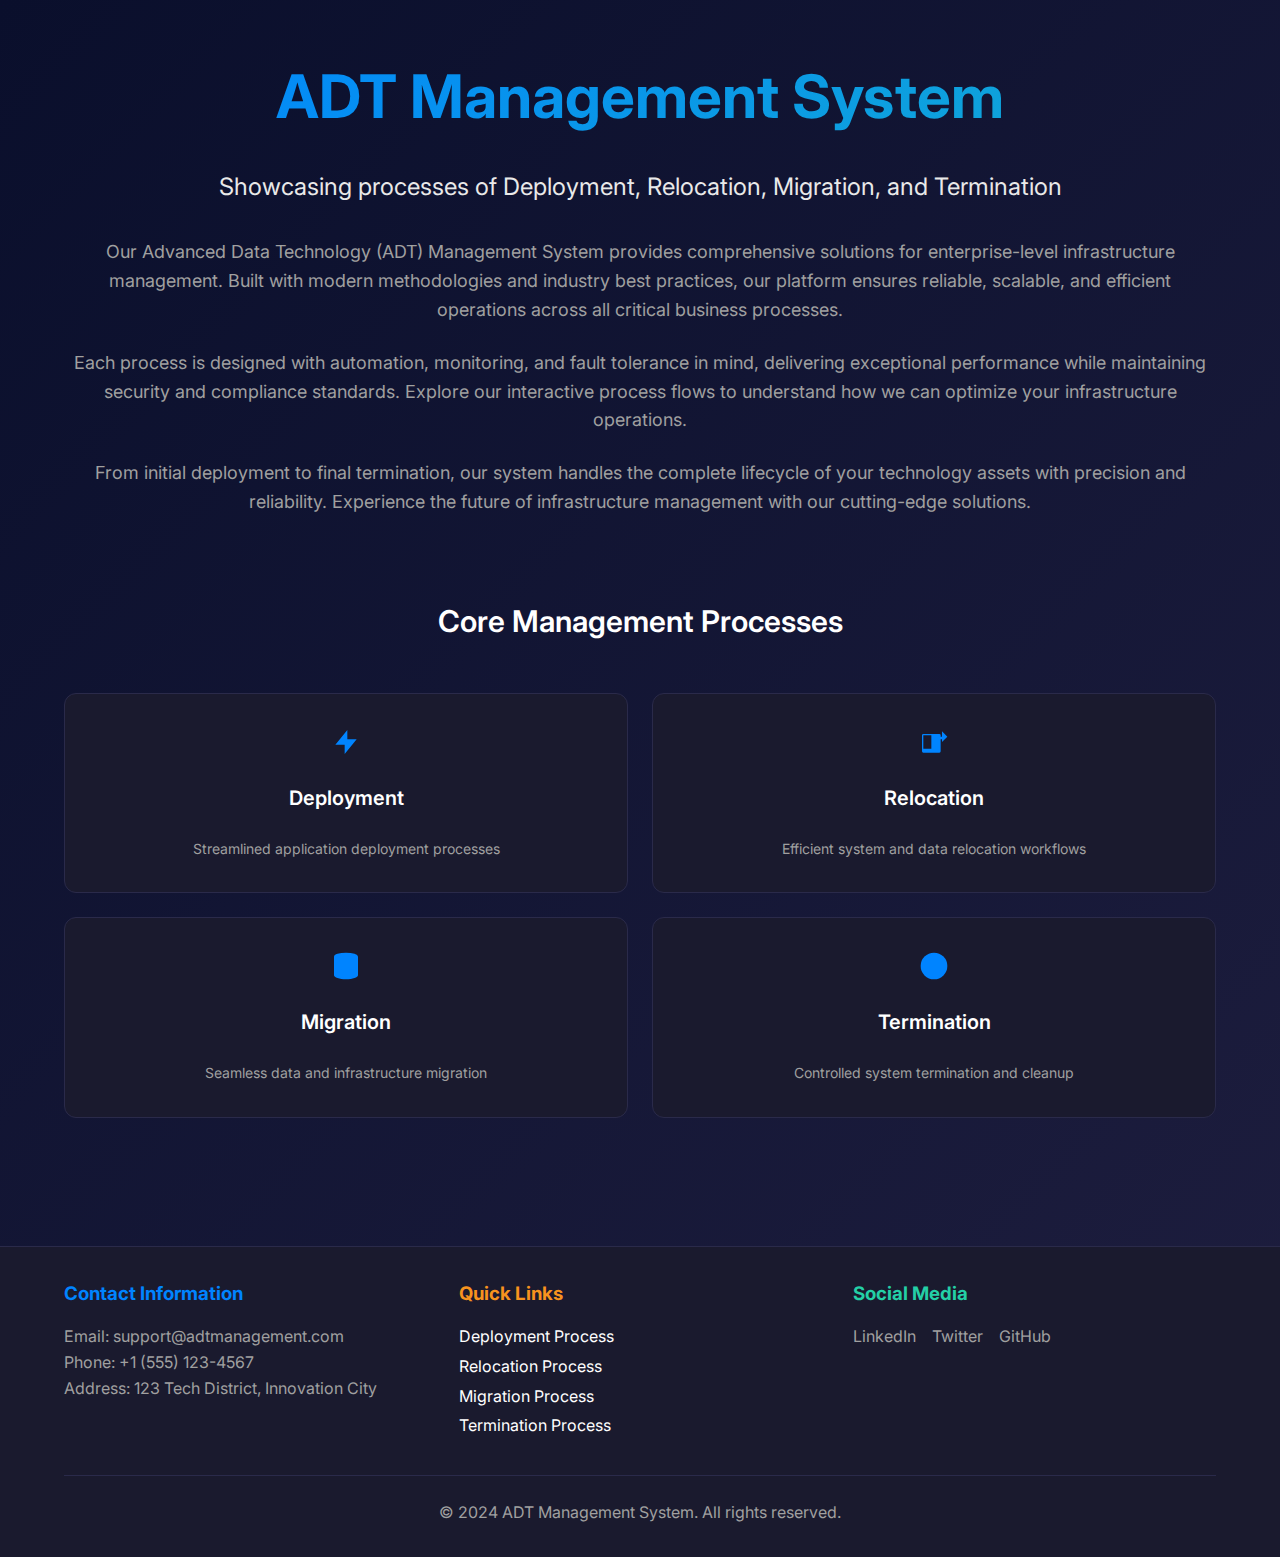
<file: index.html>
<!DOCTYPE html>
<html lang="en">

<head>
    <meta charset="UTF-8">
    <meta name="viewport" content="width=device-width, initial-scale=1.0">
    <title>ADT Management System - Professional Showcase</title>
    <meta name="description"
        content="Professional showcase of ADT Management System processes including Deployment, Relocation, Migration, and Termination with interactive flowcharts and animations.">

    <!-- Open Graph tags -->
    <meta property="og:title" content="ADT Management System - Professional Showcase">
    <meta property="og:description"
        content="Showcasing processes of Deployment, Relocation, Migration, and Termination with interactive flowcharts">
    <meta property="og:type" content="website">
    <meta property="og:image" content="/assets/og-image.jpg">

    <!-- Stylesheets -->
    <link rel="stylesheet" href="./styles/style.css">
    <link rel="preconnect" href="https://fonts.googleapis.com">
    <link rel="preconnect" href="https://fonts.gstatic.com" crossorigin>
    <link href="https://fonts.googleapis.com/css2?family=Inter:wght@400;500;600;700&display=swap" rel="stylesheet">
</head>

<body>
    <div class="min-h-screen">
        <!-- Hero Section -->
        <div class="container py-12">
            <div class="text-center animate-fade-in">
                <h1 class="text-5xl text-6xl font-bold mb-6 gradient-text">
                    ADT Management System
                </h1>
                <p class="text-xl text-2xl text-secondary mb-8 animate-slide-up">
                    Showcasing processes of Deployment, Relocation, Migration, and Termination
                </p>

                <div class="max-w-4xl mx-auto text-lg text-muted mb-8 animate-fade-in">
                    <p class="mb-6">
                        Our Advanced Data Technology (ADT) Management System provides comprehensive solutions
                        for enterprise-level infrastructure management. Built with modern methodologies and
                        industry best practices, our platform ensures reliable, scalable, and efficient
                        operations across all critical business processes.
                    </p>
                    <p class="mb-6">
                        Each process is designed with automation, monitoring, and fault tolerance in mind,
                        delivering exceptional performance while maintaining security and compliance standards.
                        Explore our interactive process flows to understand how we can optimize your
                        infrastructure operations.
                    </p>
                    <p>
                        From initial deployment to final termination, our system handles the complete lifecycle
                        of your technology assets with precision and reliability. Experience the future of
                        infrastructure management with our cutting-edge solutions.
                    </p>
                </div>
            </div>

            <!-- Process Cards Section -->
            <div class="mt-20">
                <h2 class="text-3xl font-semibold text-center mb-12 animate-slide-up">
                    Core Management Processes
                </h2>

                <div class="grid grid-cols-4 gap-6">
                    <a href="deployment.html" class="card process-card animate-sequential">
                        <div class="icon">
                            <!-- Deployment Icon (Lightning/Zap) -->
                            <svg width="32" height="32" fill="currentColor" viewBox="0 0 24 24">
                                <path d="M13 10V3L4 14h7v7l9-11h-7z" />
                            </svg>
                        </div>
                        <h3>Deployment</h3>
                        <p class="text-sm text-muted">
                            Streamlined application deployment processes
                        </p>
                    </a>

                    <a href="relocation.html" class="card process-card animate-sequential">
                        <div class="icon">
                            <!-- Relocation Icon (ArrowRightLeft) -->
                            <svg width="32" height="32" fill="currentColor" viewBox="0 0 24 24">
                                <path
                                    d="M17 12v7a1 1 0 0 1-1 1H4a1 1 0 0 1-1-1V7a1 1 0 0 1 1-1h12a1 1 0 0 1 1 1v5zm-7-5H4v10h6V7zm8-3l4 4-4 4v-2H11V8h7V6z" />
                            </svg>
                        </div>
                        <h3>Relocation</h3>
                        <p class="text-sm text-muted">
                            Efficient system and data relocation workflows
                        </p>
                    </a>

                    <a href="migration.html" class="card process-card animate-sequential">
                        <div class="icon">
                            <!-- Migration Icon (Database) -->
                            <svg width="32" height="32" fill="currentColor" viewBox="0 0 24 24">
                                <ellipse cx="12" cy="5" rx="9" ry="3" />
                                <path d="M3 5v14c0 1.66 4.03 3 9 3s9-1.34 9-3V5" />
                                <path d="M3 12c0 1.66 4.03 3 9 3s9-1.34 9-3" />
                            </svg>
                        </div>
                        <h3>Migration</h3>
                        <p class="text-sm text-muted">
                            Seamless data and infrastructure migration
                        </p>
                    </a>

                    <a href="termination.html" class="card process-card animate-sequential">
                        <div class="icon">
                            <!-- Termination Icon (XCircle) -->
                            <svg width="32" height="32" fill="currentColor" viewBox="0 0 24 24">
                                <circle cx="12" cy="12" r="10" />
                                <path d="M15 9l-6 6M9 9l6 6" />
                            </svg>
                        </div>
                        <h3>Termination</h3>
                        <p class="text-sm text-muted">
                            Controlled system termination and cleanup
                        </p>
                    </a>
                </div>
            </div>
        </div>
    </div>

    <!-- Footer -->
    <footer class="footer">
        <div class="container">
            <div class="footer-grid">
                <div class="footer-section">
                    <h3 class="text-electric-blue">Contact Information</h3>
                    <div class="text-muted">
                        <p>Email: support@adtmanagement.com</p>
                        <p>Phone: +1 (555) 123-4567</p>
                        <p>Address: 123 Tech District, Innovation City</p>
                    </div>
                </div>
                <div class="footer-section">
                    <h3 class="text-storm-orange">Quick Links</h3>
                    <a href="deployment.html">Deployment Process</a>
                    <a href="relocation.html">Relocation Process</a>
                    <a href="migration.html">Migration Process</a>
                    <a href="termination.html">Termination Process</a>
                </div>
                <div class="footer-section">
                    <h3 class="text-storm-green">Social Media</h3>
                    <div class="social-links">
                        <a href="#" class="text-muted">LinkedIn</a>
                        <a href="#" class="text-muted">Twitter</a>
                        <a href="#" class="text-muted">GitHub</a>
                    </div>
                </div>
            </div>
            <div class="footer-bottom">
                <p>&copy; 2024 ADT Management System. All rights reserved.</p>
            </div>
        </div>
    </footer>
</body>

</html>
</file>
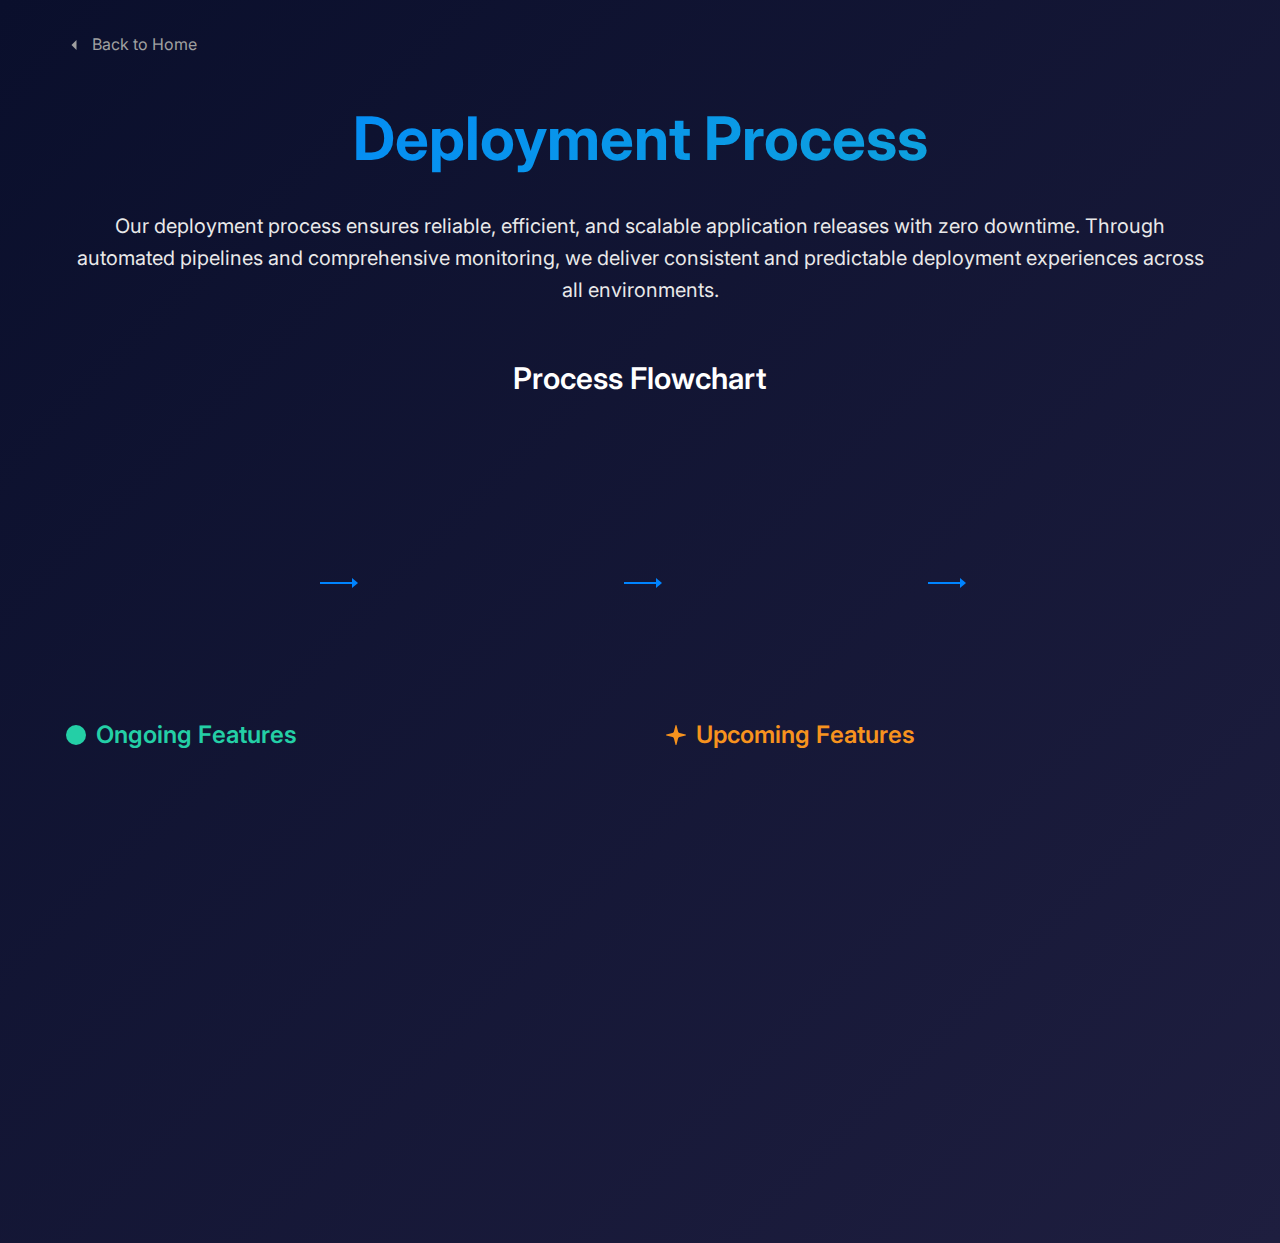
<file: deployment.html>
<!DOCTYPE html>
<html lang="en">

<head>
    <meta charset="UTF-8">
    <meta name="viewport" content="width=device-width, initial-scale=1.0">
    <title>Deployment Process - ADT Management System</title>
    <meta name="description"
        content="Learn about our comprehensive deployment process with zero-downtime strategies, automated health checks, and rollback mechanisms.">

    <!-- Open Graph tags -->
    <meta property="og:title" content="Deployment Process - ADT Management System">
    <meta property="og:description"
        content="Zero-downtime deployment with automated health checks and rollback capabilities">
    <meta property="og:type" content="website">

    <!-- Stylesheets -->
    <link rel="stylesheet" href="./styles/style.css">
    <link rel="preconnect" href="https://fonts.googleapis.com">
    <link rel="preconnect" href="https://fonts.gstatic.com" crossorigin>
    <link href="https://fonts.googleapis.com/css2?family=Inter:wght@400;500;600;700&display=swap" rel="stylesheet">
</head>

<body>
    <div class="min-h-screen">
        <!-- Header -->
        <div class="container py-8">
            <a href="index.html" class="back-link">
                <!-- ChevronLeft Icon -->
                <svg class="icon" width="20" height="20" fill="currentColor" viewBox="0 0 24 24">
                    <path d="M15 18l-6-6 6-6" />
                </svg>
                Back to Home
            </a>

            <div class="text-center animate-fade-in mb-12">
                <h1 class="text-4xl text-6xl font-bold mb-6 gradient-text">
                    Deployment Process
                </h1>
                <p class="text-lg text-xl text-secondary max-w-3xl mx-auto">
                    Our deployment process ensures reliable, efficient, and scalable application releases with zero
                    downtime. Through automated pipelines and comprehensive monitoring, we deliver consistent and
                    predictable deployment experiences across all environments.
                </p>
            </div>

            <!-- Flowchart Section -->
            <div class="mb-16">
                <h2 class="text-3xl font-semibold text-center mb-12 animate-slide-up">
                    Process Flowchart
                </h2>

                <div class="max-w-6xl mx-auto">
                    <!-- Desktop Horizontal Flowchart -->
                    <div class="flowchart">
                        <div class="flowchart-step">
                            <div class="step-number">1</div>
                            <h3 class="text-lg font-semibold mb-2">Preparation</h3>
                            <p class="text-sm text-muted">
                                Environment validation, dependency checks, and resource allocation
                            </p>
                        </div>

                        <div class="flowchart-arrow"></div>

                        <div class="flowchart-step">
                            <div class="step-number">2</div>
                            <h3 class="text-lg font-semibold mb-2">Build</h3>
                            <p class="text-sm text-muted">
                                Application compilation, testing, and artifact generation
                            </p>
                        </div>

                        <div class="flowchart-arrow"></div>

                        <div class="flowchart-step">
                            <div class="step-number">3</div>
                            <h3 class="text-lg font-semibold mb-2">Deploy</h3>
                            <p class="text-sm text-muted">
                                Application deployment to target environment with health checks
                            </p>
                        </div>

                        <div class="flowchart-arrow"></div>

                        <div class="flowchart-step">
                            <div class="step-number">4</div>
                            <h3 class="text-lg font-semibold mb-2">Verify</h3>
                            <p class="text-sm text-muted">
                                Post-deployment validation and performance monitoring
                            </p>
                        </div>
                    </div>

                    <!-- Mobile Vertical Flowchart -->
                    <div class="flowchart-mobile">
                        <div class="flowchart-step">
                            <div class="step-number">1</div>
                            <div class="step-content">
                                <h3 class="text-lg font-semibold mb-2">Preparation</h3>
                                <p class="text-sm text-muted">
                                    Environment validation, dependency checks, and resource allocation
                                </p>
                            </div>
                        </div>

                        <div class="vertical-arrow"></div>

                        <div class="flowchart-step">
                            <div class="step-number">2</div>
                            <div class="step-content">
                                <h3 class="text-lg font-semibold mb-2">Build</h3>
                                <p class="text-sm text-muted">
                                    Application compilation, testing, and artifact generation
                                </p>
                            </div>
                        </div>

                        <div class="vertical-arrow"></div>

                        <div class="flowchart-step">
                            <div class="step-number">3</div>
                            <div class="step-content">
                                <h3 class="text-lg font-semibold mb-2">Deploy</h3>
                                <p class="text-sm text-muted">
                                    Application deployment to target environment with health checks
                                </p>
                            </div>
                        </div>

                        <div class="vertical-arrow"></div>

                        <div class="flowchart-step">
                            <div class="step-number">4</div>
                            <div class="step-content">
                                <h3 class="text-lg font-semibold mb-2">Verify</h3>
                                <p class="text-sm text-muted">
                                    Post-deployment validation and performance monitoring
                                </p>
                            </div>
                        </div>
                    </div>
                </div>
            </div>

            <!-- Features Sections -->
            <div class="features-grid">
                <!-- Ongoing Features -->
                <div class="feature-section animate-fade-in">
                    <h2 class="text-2xl font-semibold text-storm-green">
                        <!-- Clock Icon -->
                        <svg class="icon" width="24" height="24" fill="currentColor" viewBox="0 0 24 24">
                            <circle cx="12" cy="12" r="10" />
                            <polyline points="12,6 12,12 16,14" />
                        </svg>
                        Ongoing Features
                    </h2>

                    <div class="feature-item ongoing">
                        <div class="icon">
                            <!-- Star Icon -->
                            <svg width="20" height="20" fill="currentColor" viewBox="0 0 24 24">
                                <polygon
                                    points="12,2 15.09,8.26 22,9.27 17,14.14 18.18,21.02 12,17.77 5.82,21.02 7,14.14 2,9.27 8.91,8.26" />
                            </svg>
                        </div>
                        <div class="feature-content">
                            <h3>Zero-Downtime Deployment</h3>
                            <p class="text-sm text-muted">
                                Blue-green deployment strategy ensuring continuous service availability
                            </p>
                        </div>
                    </div>

                    <div class="feature-item ongoing">
                        <div class="icon">
                            <svg width="20" height="20" fill="currentColor" viewBox="0 0 24 24">
                                <polygon
                                    points="12,2 15.09,8.26 22,9.27 17,14.14 18.18,21.02 12,17.77 5.82,21.02 7,14.14 2,9.27 8.91,8.26" />
                            </svg>
                        </div>
                        <div class="feature-content">
                            <h3>Automated Health Checks</h3>
                            <p class="text-sm text-muted">
                                Comprehensive health monitoring during and after deployment
                            </p>
                        </div>
                    </div>

                    <div class="feature-item ongoing">
                        <div class="icon">
                            <svg width="20" height="20" fill="currentColor" viewBox="0 0 24 24">
                                <polygon
                                    points="12,2 15.09,8.26 22,9.27 17,14.14 18.18,21.02 12,17.77 5.82,21.02 7,14.14 2,9.27 8.91,8.26" />
                            </svg>
                        </div>
                        <div class="feature-content">
                            <h3>Rollback Mechanisms</h3>
                            <p class="text-sm text-muted">
                                Instant rollback capabilities in case of deployment issues
                            </p>
                        </div>
                    </div>

                    <div class="feature-item ongoing">
                        <div class="icon">
                            <svg width="20" height="20" fill="currentColor" viewBox="0 0 24 24">
                                <polygon
                                    points="12,2 15.09,8.26 22,9.27 17,14.14 18.18,21.02 12,17.77 5.82,21.02 7,14.14 2,9.27 8.91,8.26" />
                            </svg>
                        </div>
                        <div class="feature-content">
                            <h3>Multi-Region Support</h3>
                            <p class="text-sm text-muted">
                                Simultaneous deployment across multiple geographic regions
                            </p>
                        </div>
                    </div>
                </div>

                <!-- Upcoming Features -->
                <div class="feature-section animate-fade-in">
                    <h2 class="text-2xl font-semibold text-storm-orange">
                        <!-- Sparkles Icon -->
                        <svg class="icon" width="24" height="24" fill="currentColor" viewBox="0 0 24 24">
                            <path
                                d="M9.937 15.5A2 2 0 0 0 8.5 14.063l-6.135-1.582a.5.5 0 0 1 0-.962L8.5 9.936A2 2 0 0 0 9.937 8.5l1.582-6.135a.5.5 0 0 1 .962 0L14.063 8.5A2 2 0 0 0 15.5 9.937l6.135 1.582a.5.5 0 0 1 0 .962L15.5 14.063a2 2 0 0 0-1.437 1.437l-1.582 6.135a.5.5 0 0 1-.962 0L9.937 15.5z" />
                        </svg>
                        Upcoming Features
                    </h2>

                    <div class="feature-item upcoming">
                        <div class="icon">
                            <!-- Sparkles Icon -->
                            <svg width="20" height="20" fill="currentColor" viewBox="0 0 24 24">
                                <path
                                    d="M9.937 15.5A2 2 0 0 0 8.5 14.063l-6.135-1.582a.5.5 0 0 1 0-.962L8.5 9.936A2 2 0 0 0 9.937 8.5l1.582-6.135a.5.5 0 0 1 .962 0L14.063 8.5A2 2 0 0 0 15.5 9.937l6.135 1.582a.5.5 0 0 1 0 .962L15.5 14.063a2 2 0 0 0-1.437 1.437l-1.582 6.135a.5.5 0 0 1-.962 0L9.937 15.5z" />
                            </svg>
                        </div>
                        <div class="feature-content">
                            <h3>AI-Powered Optimization</h3>
                            <p class="text-sm text-muted">
                                Machine learning algorithms to predict optimal deployment windows
                            </p>
                        </div>
                    </div>

                    <div class="feature-item upcoming">
                        <div class="icon">
                            <svg width="20" height="20" fill="currentColor" viewBox="0 0 24 24">
                                <path
                                    d="M9.937 15.5A2 2 0 0 0 8.5 14.063l-6.135-1.582a.5.5 0 0 1 0-.962L8.5 9.936A2 2 0 0 0 9.937 8.5l1.582-6.135a.5.5 0 0 1 .962 0L14.063 8.5A2 2 0 0 0 15.5 9.937l6.135 1.582a.5.5 0 0 1 0 .962L15.5 14.063a2 2 0 0 0-1.437 1.437l-1.582 6.135a.5.5 0 0 1-.962 0L9.937 15.5z" />
                            </svg>
                        </div>
                        <div class="feature-content">
                            <h3>Container Orchestration</h3>
                            <p class="text-sm text-muted">
                                Advanced Kubernetes integration with auto-scaling capabilities
                            </p>
                        </div>
                    </div>

                    <div class="feature-item upcoming">
                        <div class="icon">
                            <svg width="20" height="20" fill="currentColor" viewBox="0 0 24 24">
                                <path
                                    d="M9.937 15.5A2 2 0 0 0 8.5 14.063l-6.135-1.582a.5.5 0 0 1 0-.962L8.5 9.936A2 2 0 0 0 9.937 8.5l1.582-6.135a.5.5 0 0 1 .962 0L14.063 8.5A2 2 0 0 0 15.5 9.937l6.135 1.582a.5.5 0 0 1 0 .962L15.5 14.063a2 2 0 0 0-1.437 1.437l-1.582 6.135a.5.5 0 0 1-.962 0L9.937 15.5z" />
                            </svg>
                        </div>
                        <div class="feature-content">
                            <h3>Performance Predictions</h3>
                            <p class="text-sm text-muted">
                                Pre-deployment performance impact analysis and recommendations
                            </p>
                        </div>
                    </div>
                </div>
            </div>
        </div>
    </div>
</body>

</html>
</file>
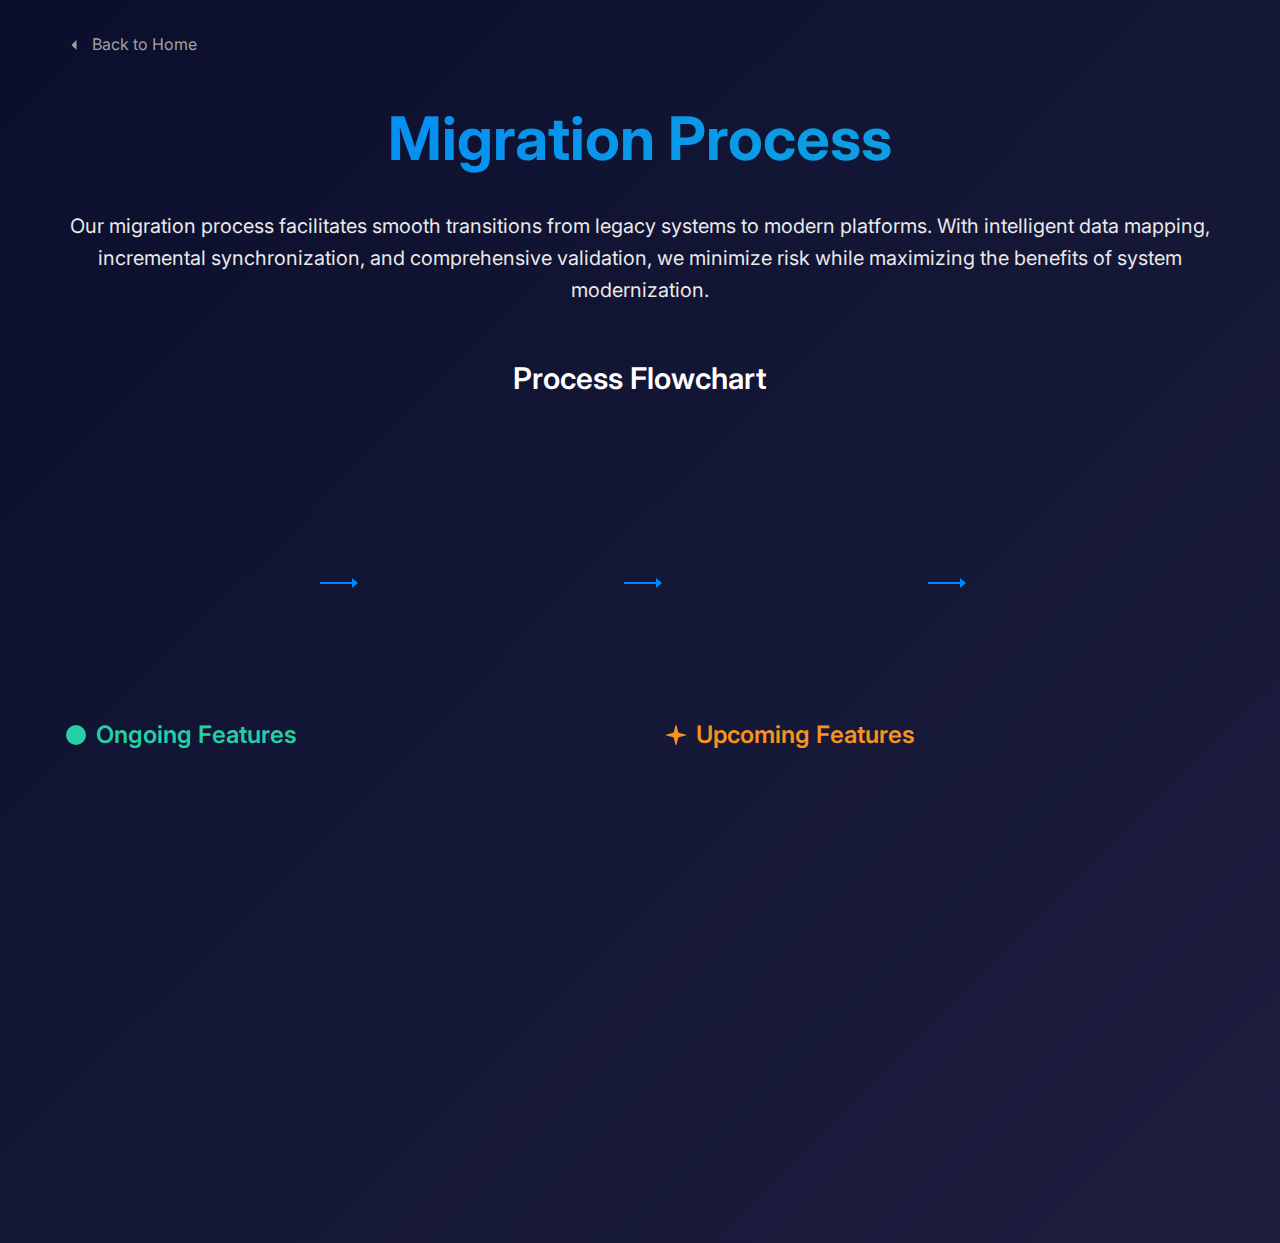
<file: migration.html>
<!DOCTYPE html>
<html lang="en">

<head>
    <meta charset="UTF-8">
    <meta name="viewport" content="width=device-width, initial-scale=1.0">
    <title>Migration Process - ADT Management System</title>
    <meta name="description"
        content="Learn about our comprehensive migration process with intelligent data mapping, incremental synchronization, and legacy system integration.">

    <!-- Open Graph tags -->
    <meta property="og:title" content="Migration Process - ADT Management System">
    <meta property="og:description"
        content="Smooth transitions from legacy systems with intelligent data mapping and validation">
    <meta property="og:type" content="website">

    <!-- Stylesheets -->
    <link rel="stylesheet" href="./styles/style.css">
    <link rel="preconnect" href="https://fonts.googleapis.com">
    <link rel="preconnect" href="https://fonts.gstatic.com" crossorigin>
    <link href="https://fonts.googleapis.com/css2?family=Inter:wght@400;500;600;700&display=swap" rel="stylesheet">
</head>

<body>
    <div class="min-h-screen">
        <!-- Header -->
        <div class="container py-8">
            <a href="index.html" class="back-link">
                <!-- ChevronLeft Icon -->
                <svg class="icon" width="20" height="20" fill="currentColor" viewBox="0 0 24 24">
                    <path d="M15 18l-6-6 6-6" />
                </svg>
                Back to Home
            </a>

            <div class="text-center animate-fade-in mb-12">
                <h1 class="text-4xl text-6xl font-bold mb-6 gradient-text">
                    Migration Process
                </h1>
                <p class="text-lg text-xl text-secondary max-w-3xl mx-auto">
                    Our migration process facilitates smooth transitions from legacy systems to modern platforms. With
                    intelligent data mapping, incremental synchronization, and comprehensive validation, we minimize
                    risk while maximizing the benefits of system modernization.
                </p>
            </div>

            <!-- Flowchart Section -->
            <div class="mb-16">
                <h2 class="text-3xl font-semibold text-center mb-12 animate-slide-up">
                    Process Flowchart
                </h2>

                <div class="max-w-6xl mx-auto">
                    <!-- Desktop Horizontal Flowchart -->
                    <div class="flowchart">
                        <div class="flowchart-step">
                            <div class="step-number">1</div>
                            <h3 class="text-lg font-semibold mb-2">Analysis</h3>
                            <p class="text-sm text-muted">
                                Legacy system analysis, data mapping, and migration strategy development
                            </p>
                        </div>

                        <div class="flowchart-arrow"></div>

                        <div class="flowchart-step">
                            <div class="step-number">2</div>
                            <h3 class="text-lg font-semibold mb-2">Transform</h3>
                            <p class="text-sm text-muted">
                                Data transformation, schema conversion, and compatibility adaptation
                            </p>
                        </div>

                        <div class="flowchart-arrow"></div>

                        <div class="flowchart-step">
                            <div class="step-number">3</div>
                            <h3 class="text-lg font-semibold mb-2">Migrate</h3>
                            <p class="text-sm text-muted">
                                Incremental data migration with real-time synchronization
                            </p>
                        </div>

                        <div class="flowchart-arrow"></div>

                        <div class="flowchart-step">
                            <div class="step-number">4</div>
                            <h3 class="text-lg font-semibold mb-2">Optimize</h3>
                            <p class="text-sm text-muted">
                                Performance optimization, validation, and legacy system decommission
                            </p>
                        </div>
                    </div>

                    <!-- Mobile Vertical Flowchart -->
                    <div class="flowchart-mobile">
                        <div class="flowchart-step">
                            <div class="step-number">1</div>
                            <div class="step-content">
                                <h3 class="text-lg font-semibold mb-2">Analysis</h3>
                                <p class="text-sm text-muted">
                                    Legacy system analysis, data mapping, and migration strategy development
                                </p>
                            </div>
                        </div>

                        <div class="vertical-arrow"></div>

                        <div class="flowchart-step">
                            <div class="step-number">2</div>
                            <div class="step-content">
                                <h3 class="text-lg font-semibold mb-2">Transform</h3>
                                <p class="text-sm text-muted">
                                    Data transformation, schema conversion, and compatibility adaptation
                                </p>
                            </div>
                        </div>

                        <div class="vertical-arrow"></div>

                        <div class="flowchart-step">
                            <div class="step-number">3</div>
                            <div class="step-content">
                                <h3 class="text-lg font-semibold mb-2">Migrate</h3>
                                <p class="text-sm text-muted">
                                    Incremental data migration with real-time synchronization
                                </p>
                            </div>
                        </div>

                        <div class="vertical-arrow"></div>

                        <div class="flowchart-step">
                            <div class="step-number">4</div>
                            <div class="step-content">
                                <h3 class="text-lg font-semibold mb-2">Optimize</h3>
                                <p class="text-sm text-muted">
                                    Performance optimization, validation, and legacy system decommission
                                </p>
                            </div>
                        </div>
                    </div>
                </div>
            </div>

            <!-- Features Sections -->
            <div class="features-grid">
                <!-- Ongoing Features -->
                <div class="feature-section animate-fade-in">
                    <h2 class="text-2xl font-semibold text-storm-green">
                        <!-- Clock Icon -->
                        <svg class="icon" width="24" height="24" fill="currentColor" viewBox="0 0 24 24">
                            <circle cx="12" cy="12" r="10" />
                            <polyline points="12,6 12,12 16,14" />
                        </svg>
                        Ongoing Features
                    </h2>

                    <div class="feature-item ongoing">
                        <div class="icon">
                            <!-- Star Icon -->
                            <svg width="20" height="20" fill="currentColor" viewBox="0 0 24 24">
                                <polygon
                                    points="12,2 15.09,8.26 22,9.27 17,14.14 18.18,21.02 12,17.77 5.82,21.02 7,14.14 2,9.27 8.91,8.26" />
                            </svg>
                        </div>
                        <div class="feature-content">
                            <h3>Schema Evolution</h3>
                            <p class="text-sm text-muted">
                                Intelligent database schema migration with automatic optimization
                            </p>
                        </div>
                    </div>

                    <div class="feature-item ongoing">
                        <div class="icon">
                            <svg width="20" height="20" fill="currentColor" viewBox="0 0 24 24">
                                <polygon
                                    points="12,2 15.09,8.26 22,9.27 17,14.14 18.18,21.02 12,17.77 5.82,21.02 7,14.14 2,9.27 8.91,8.26" />
                            </svg>
                        </div>
                        <div class="feature-content">
                            <h3>Incremental Sync</h3>
                            <p class="text-sm text-muted">
                                Real-time data synchronization during migration phases
                            </p>
                        </div>
                    </div>

                    <div class="feature-item ongoing">
                        <div class="icon">
                            <svg width="20" height="20" fill="currentColor" viewBox="0 0 24 24">
                                <polygon
                                    points="12,2 15.09,8.26 22,9.27 17,14.14 18.18,21.02 12,17.77 5.82,21.02 7,14.14 2,9.27 8.91,8.26" />
                            </svg>
                        </div>
                        <div class="feature-content">
                            <h3>Data Validation</h3>
                            <p class="text-sm text-muted">
                                Comprehensive data integrity checks and validation reporting
                            </p>
                        </div>
                    </div>

                    <div class="feature-item ongoing">
                        <div class="icon">
                            <svg width="20" height="20" fill="currentColor" viewBox="0 0 24 24">
                                <polygon
                                    points="12,2 15.09,8.26 22,9.27 17,14.14 18.18,21.02 12,17.77 5.82,21.02 7,14.14 2,9.27 8.91,8.26" />
                            </svg>
                        </div>
                        <div class="feature-content">
                            <h3>Legacy Integration</h3>
                            <p class="text-sm text-muted">
                                Seamless integration with legacy systems during transition
                            </p>
                        </div>
                    </div>
                </div>

                <!-- Upcoming Features -->
                <div class="feature-section animate-fade-in">
                    <h2 class="text-2xl font-semibold text-storm-orange">
                        <!-- Sparkles Icon -->
                        <svg class="icon" width="24" height="24" fill="currentColor" viewBox="0 0 24 24">
                            <path
                                d="M9.937 15.5A2 2 0 0 0 8.5 14.063l-6.135-1.582a.5.5 0 0 1 0-.962L8.5 9.936A2 2 0 0 0 9.937 8.5l1.582-6.135a.5.5 0 0 1 .962 0L14.063 8.5A2 2 0 0 0 15.5 9.937l6.135 1.582a.5.5 0 0 1 0 .962L15.5 14.063a2 2 0 0 0-1.437 1.437l-1.582 6.135a.5.5 0 0 1-.962 0L9.937 15.5z" />
                        </svg>
                        Upcoming Features
                    </h2>

                    <div class="feature-item upcoming">
                        <div class="icon">
                            <!-- Sparkles Icon -->
                            <svg width="20" height="20" fill="currentColor" viewBox="0 0 24 24">
                                <path
                                    d="M9.937 15.5A2 2 0 0 0 8.5 14.063l-6.135-1.582a.5.5 0 0 1 0-.962L8.5 9.936A2 2 0 0 0 9.937 8.5l1.582-6.135a.5.5 0 0 1 .962 0L14.063 8.5A2 2 0 0 0 15.5 9.937l6.135 1.582a.5.5 0 0 1 0 .962L15.5 14.063a2 2 0 0 0-1.437 1.437l-1.582 6.135a.5.5 0 0 1-.962 0L9.937 15.5z" />
                            </svg>
                        </div>
                        <div class="feature-content">
                            <h3>AI Data Mapping</h3>
                            <p class="text-sm text-muted">
                                Machine learning-powered automatic data mapping and transformation
                            </p>
                        </div>
                    </div>

                    <div class="feature-item upcoming">
                        <div class="icon">
                            <svg width="20" height="20" fill="currentColor" viewBox="0 0 24 24">
                                <path
                                    d="M9.937 15.5A2 2 0 0 0 8.5 14.063l-6.135-1.582a.5.5 0 0 1 0-.962L8.5 9.936A2 2 0 0 0 9.937 8.5l1.582-6.135a.5.5 0 0 1 .962 0L14.063 8.5A2 2 0 0 0 15.5 9.937l6.135 1.582a.5.5 0 0 1 0 .962L15.5 14.063a2 2 0 0 0-1.437 1.437l-1.582 6.135a.5.5 0 0 1-.962 0L9.937 15.5z" />
                            </svg>
                        </div>
                        <div class="feature-content">
                            <h3>Version Control</h3>
                            <p class="text-sm text-muted">
                                Advanced version control for migration scripts and configurations
                            </p>
                        </div>
                    </div>

                    <div class="feature-item upcoming">
                        <div class="icon">
                            <svg width="20" height="20" fill="currentColor" viewBox="0 0 24 24">
                                <path
                                    d="M9.937 15.5A2 2 0 0 0 8.5 14.063l-6.135-1.582a.5.5 0 0 1 0-.962L8.5 9.936A2 2 0 0 0 9.937 8.5l1.582-6.135a.5.5 0 0 1 .962 0L14.063 8.5A2 2 0 0 0 15.5 9.937l6.135 1.582a.5.5 0 0 1 0 .962L15.5 14.063a2 2 0 0 0-1.437 1.437l-1.582 6.135a.5.5 0 0 1-.962 0L9.937 15.5z" />
                            </svg>
                        </div>
                        <div class="feature-content">
                            <h3>Compliance Automation</h3>
                            <p class="text-sm text-muted">
                                Automated compliance checking and regulatory requirement validation
                            </p>
                        </div>
                    </div>
                </div>
            </div>
        </div>
    </div>
</body>

</html>
</file>
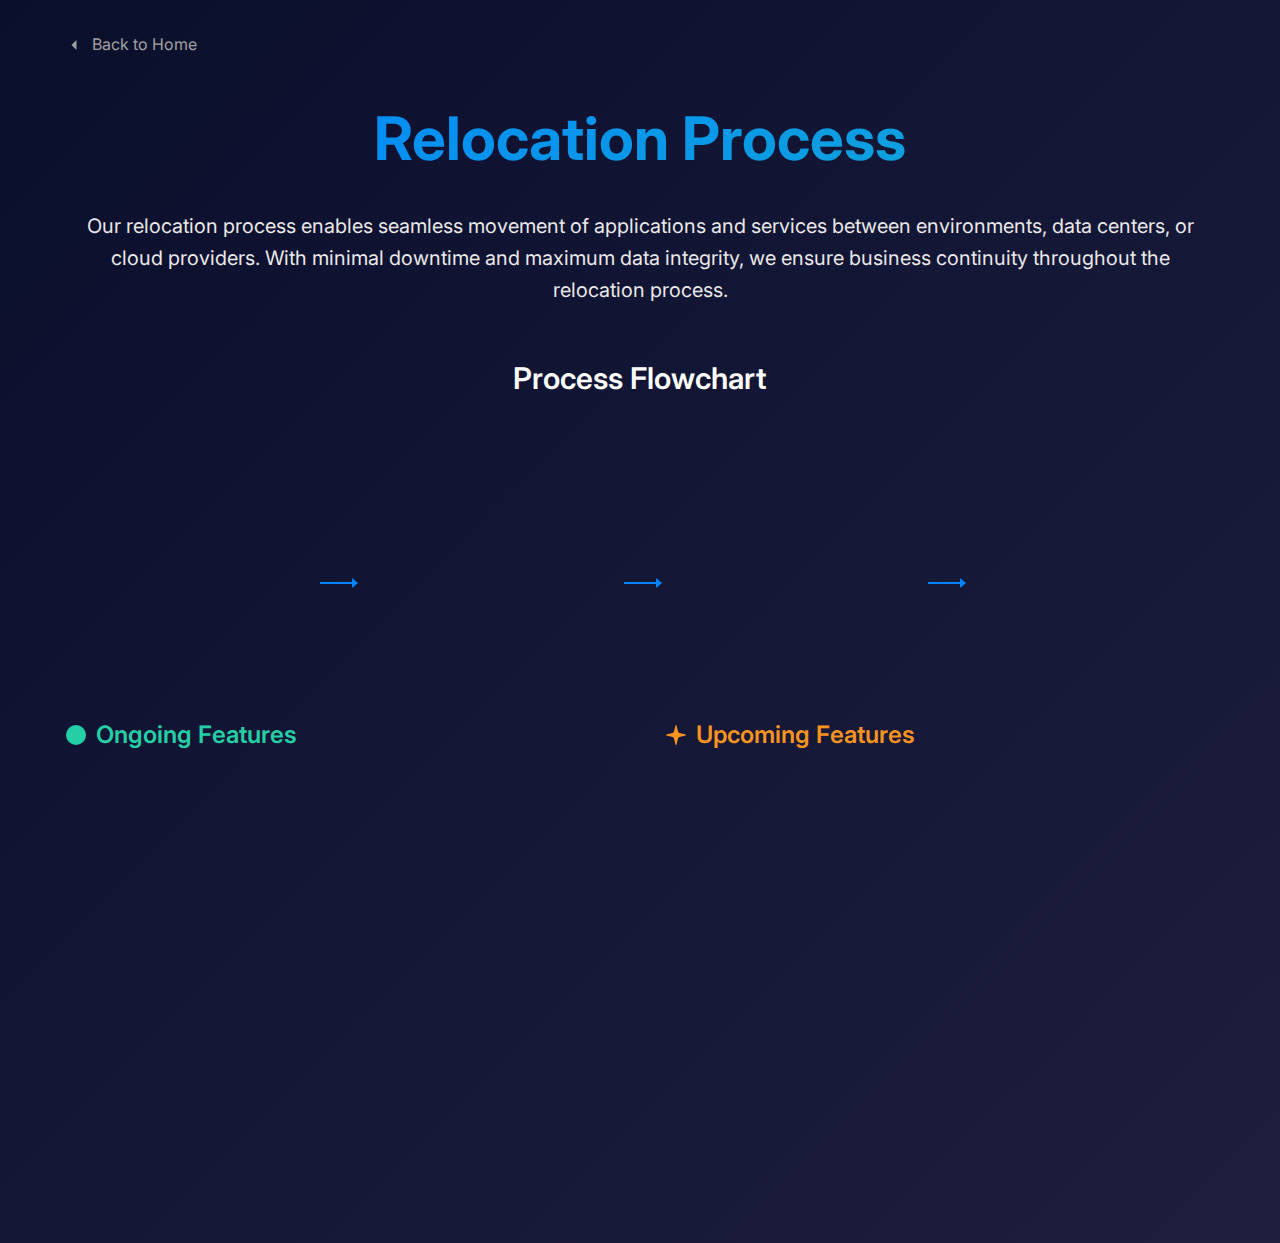
<file: relocation.html>
<!DOCTYPE html>
<html lang="en">

<head>
    <meta charset="UTF-8">
    <meta name="viewport" content="width=device-width, initial-scale=1.0">
    <title>Relocation Process - ADT Management System</title>
    <meta name="description"
        content="Learn about our seamless relocation process with live migration, data consistency, and intelligent traffic routing capabilities.">

    <!-- Open Graph tags -->
    <meta property="og:title" content="Relocation Process - ADT Management System">
    <meta property="og:description"
        content="Seamless service relocation with minimal downtime and maximum data integrity">
    <meta property="og:type" content="website">

    <!-- Stylesheets -->
    <link rel="stylesheet" href="./styles/style.css">
    <link rel="preconnect" href="https://fonts.googleapis.com">
    <link rel="preconnect" href="https://fonts.gstatic.com" crossorigin>
    <link href="https://fonts.googleapis.com/css2?family=Inter:wght@400;500;600;700&display=swap" rel="stylesheet">
</head>

<body>
    <div class="min-h-screen">
        <!-- Header -->
        <div class="container py-8">
            <a href="index.html" class="back-link">
                <!-- ChevronLeft Icon -->
                <svg class="icon" width="20" height="20" fill="currentColor" viewBox="0 0 24 24">
                    <path d="M15 18l-6-6 6-6" />
                </svg>
                Back to Home
            </a>

            <div class="text-center animate-fade-in mb-12">
                <h1 class="text-4xl text-6xl font-bold mb-6 gradient-text">
                    Relocation Process
                </h1>
                <p class="text-lg text-xl text-secondary max-w-3xl mx-auto">
                    Our relocation process enables seamless movement of applications and services between environments,
                    data centers, or cloud providers. With minimal downtime and maximum data integrity, we ensure
                    business continuity throughout the relocation process.
                </p>
            </div>

            <!-- Flowchart Section -->
            <div class="mb-16">
                <h2 class="text-3xl font-semibold text-center mb-12 animate-slide-up">
                    Process Flowchart
                </h2>

                <div class="max-w-6xl mx-auto">
                    <!-- Desktop Horizontal Flowchart -->
                    <div class="flowchart">
                        <div class="flowchart-step">
                            <div class="step-number">1</div>
                            <h3 class="text-lg font-semibold mb-2">Assessment</h3>
                            <p class="text-sm text-muted">
                                System analysis, dependency mapping, and relocation planning
                            </p>
                        </div>

                        <div class="flowchart-arrow"></div>

                        <div class="flowchart-step">
                            <div class="step-number">2</div>
                            <h3 class="text-lg font-semibold mb-2">Preparation</h3>
                            <p class="text-sm text-muted">
                                Target environment setup, data backup, and service isolation
                            </p>
                        </div>

                        <div class="flowchart-arrow"></div>

                        <div class="flowchart-step">
                            <div class="step-number">3</div>
                            <h3 class="text-lg font-semibold mb-2">Relocate</h3>
                            <p class="text-sm text-muted">
                                Service migration with traffic routing and data synchronization
                            </p>
                        </div>

                        <div class="flowchart-arrow"></div>

                        <div class="flowchart-step">
                            <div class="step-number">4</div>
                            <h3 class="text-lg font-semibold mb-2">Validation</h3>
                            <p class="text-sm text-muted">
                                System verification, performance testing, and cutover completion
                            </p>
                        </div>
                    </div>

                    <!-- Mobile Vertical Flowchart -->
                    <div class="flowchart-mobile">
                        <div class="flowchart-step">
                            <div class="step-number">1</div>
                            <div class="step-content">
                                <h3 class="text-lg font-semibold mb-2">Assessment</h3>
                                <p class="text-sm text-muted">
                                    System analysis, dependency mapping, and relocation planning
                                </p>
                            </div>
                        </div>

                        <div class="vertical-arrow"></div>

                        <div class="flowchart-step">
                            <div class="step-number">2</div>
                            <div class="step-content">
                                <h3 class="text-lg font-semibold mb-2">Preparation</h3>
                                <p class="text-sm text-muted">
                                    Target environment setup, data backup, and service isolation
                                </p>
                            </div>
                        </div>

                        <div class="vertical-arrow"></div>

                        <div class="flowchart-step">
                            <div class="step-number">3</div>
                            <div class="step-content">
                                <h3 class="text-lg font-semibold mb-2">Relocate</h3>
                                <p class="text-sm text-muted">
                                    Service migration with traffic routing and data synchronization
                                </p>
                            </div>
                        </div>

                        <div class="vertical-arrow"></div>

                        <div class="flowchart-step">
                            <div class="step-number">4</div>
                            <div class="step-content">
                                <h3 class="text-lg font-semibold mb-2">Validation</h3>
                                <p class="text-sm text-muted">
                                    System verification, performance testing, and cutover completion
                                </p>
                            </div>
                        </div>
                    </div>
                </div>
            </div>

            <!-- Features Sections -->
            <div class="features-grid">
                <!-- Ongoing Features -->
                <div class="feature-section animate-fade-in">
                    <h2 class="text-2xl font-semibold text-storm-green">
                        <!-- Clock Icon -->
                        <svg class="icon" width="24" height="24" fill="currentColor" viewBox="0 0 24 24">
                            <circle cx="12" cy="12" r="10" />
                            <polyline points="12,6 12,12 16,14" />
                        </svg>
                        Ongoing Features
                    </h2>

                    <div class="feature-item ongoing">
                        <div class="icon">
                            <!-- Star Icon -->
                            <svg width="20" height="20" fill="currentColor" viewBox="0 0 24 24">
                                <polygon
                                    points="12,2 15.09,8.26 22,9.27 17,14.14 18.18,21.02 12,17.77 5.82,21.02 7,14.14 2,9.27 8.91,8.26" />
                            </svg>
                        </div>
                        <div class="feature-content">
                            <h3>Live Migration</h3>
                            <p class="text-sm text-muted">
                                Hot migration capabilities with minimal service interruption
                            </p>
                        </div>
                    </div>

                    <div class="feature-item ongoing">
                        <div class="icon">
                            <svg width="20" height="20" fill="currentColor" viewBox="0 0 24 24">
                                <polygon
                                    points="12,2 15.09,8.26 22,9.27 17,14.14 18.18,21.02 12,17.77 5.82,21.02 7,14.14 2,9.27 8.91,8.26" />
                            </svg>
                        </div>
                        <div class="feature-content">
                            <h3>Data Consistency</h3>
                            <p class="text-sm text-muted">
                                Advanced synchronization ensuring data integrity during relocation
                            </p>
                        </div>
                    </div>

                    <div class="feature-item ongoing">
                        <div class="icon">
                            <svg width="20" height="20" fill="currentColor" viewBox="0 0 24 24">
                                <polygon
                                    points="12,2 15.09,8.26 22,9.27 17,14.14 18.18,21.02 12,17.77 5.82,21.02 7,14.14 2,9.27 8.91,8.26" />
                            </svg>
                        </div>
                        <div class="feature-content">
                            <h3>Traffic Routing</h3>
                            <p class="text-sm text-muted">
                                Intelligent traffic management with gradual cutover capabilities
                            </p>
                        </div>
                    </div>

                    <div class="feature-item ongoing">
                        <div class="icon">
                            <svg width="20" height="20" fill="currentColor" viewBox="0 0 24 24">
                                <polygon
                                    points="12,2 15.09,8.26 22,9.27 17,14.14 18.18,21.02 12,17.77 5.82,21.02 7,14.14 2,9.27 8.91,8.26" />
                            </svg>
                        </div>
                        <div class="feature-content">
                            <h3>State Preservation</h3>
                            <p class="text-sm text-muted">
                                Maintain application state and user sessions during relocation
                            </p>
                        </div>
                    </div>
                </div>

                <!-- Upcoming Features -->
                <div class="feature-section animate-fade-in">
                    <h2 class="text-2xl font-semibold text-storm-orange">
                        <!-- Sparkles Icon -->
                        <svg class="icon" width="24" height="24" fill="currentColor" viewBox="0 0 24 24">
                            <path
                                d="M9.937 15.5A2 2 0 0 0 8.5 14.063l-6.135-1.582a.5.5 0 0 1 0-.962L8.5 9.936A2 2 0 0 0 9.937 8.5l1.582-6.135a.5.5 0 0 1 .962 0L14.063 8.5A2 2 0 0 0 15.5 9.937l6.135 1.582a.5.5 0 0 1 0 .962L15.5 14.063a2 2 0 0 0-1.437 1.437l-1.582 6.135a.5.5 0 0 1-.962 0L9.937 15.5z" />
                        </svg>
                        Upcoming Features
                    </h2>

                    <div class="feature-item upcoming">
                        <div class="icon">
                            <!-- Sparkles Icon -->
                            <svg width="20" height="20" fill="currentColor" viewBox="0 0 24 24">
                                <path
                                    d="M9.937 15.5A2 2 0 0 0 8.5 14.063l-6.135-1.582a.5.5 0 0 1 0-.962L8.5 9.936A2 2 0 0 0 9.937 8.5l1.582-6.135a.5.5 0 0 1 .962 0L14.063 8.5A2 2 0 0 0 15.5 9.937l6.135 1.582a.5.5 0 0 1 0 .962L15.5 14.063a2 2 0 0 0-1.437 1.437l-1.582 6.135a.5.5 0 0 1-.962 0L9.937 15.5z" />
                            </svg>
                        </div>
                        <div class="feature-content">
                            <h3>Cross-Cloud Migration</h3>
                            <p class="text-sm text-muted">
                                Seamless relocation between different cloud providers
                            </p>
                        </div>
                    </div>

                    <div class="feature-item upcoming">
                        <div class="icon">
                            <svg width="20" height="20" fill="currentColor" viewBox="0 0 24 24">
                                <path
                                    d="M9.937 15.5A2 2 0 0 0 8.5 14.063l-6.135-1.582a.5.5 0 0 1 0-.962L8.5 9.936A2 2 0 0 0 9.937 8.5l1.582-6.135a.5.5 0 0 1 .962 0L14.063 8.5A2 2 0 0 0 15.5 9.937l6.135 1.582a.5.5 0 0 1 0 .962L15.5 14.063a2 2 0 0 0-1.437 1.437l-1.582 6.135a.5.5 0 0 1-.962 0L9.937 15.5z" />
                            </svg>
                        </div>
                        <div class="feature-content">
                            <h3>Automated Validation</h3>
                            <p class="text-sm text-muted">
                                AI-driven validation and testing of relocated services
                            </p>
                        </div>
                    </div>

                    <div class="feature-item upcoming">
                        <div class="icon">
                            <svg width="20" height="20" fill="currentColor" viewBox="0 0 24 24">
                                <path
                                    d="M9.937 15.5A2 2 0 0 0 8.5 14.063l-6.135-1.582a.5.5 0 0 1 0-.962L8.5 9.936A2 2 0 0 0 9.937 8.5l1.582-6.135a.5.5 0 0 1 .962 0L14.063 8.5A2 2 0 0 0 15.5 9.937l6.135 1.582a.5.5 0 0 1 0 .962L15.5 14.063a2 2 0 0 0-1.437 1.437l-1.582 6.135a.5.5 0 0 1-.962 0L9.937 15.5z" />
                            </svg>
                        </div>
                        <div class="feature-content">
                            <h3>Hybrid Environments</h3>
                            <p class="text-sm text-muted">
                                Support for complex hybrid cloud and on-premises relocations
                            </p>
                        </div>
                    </div>
                </div>
            </div>
        </div>
    </div>
</body>

</html>
</file>
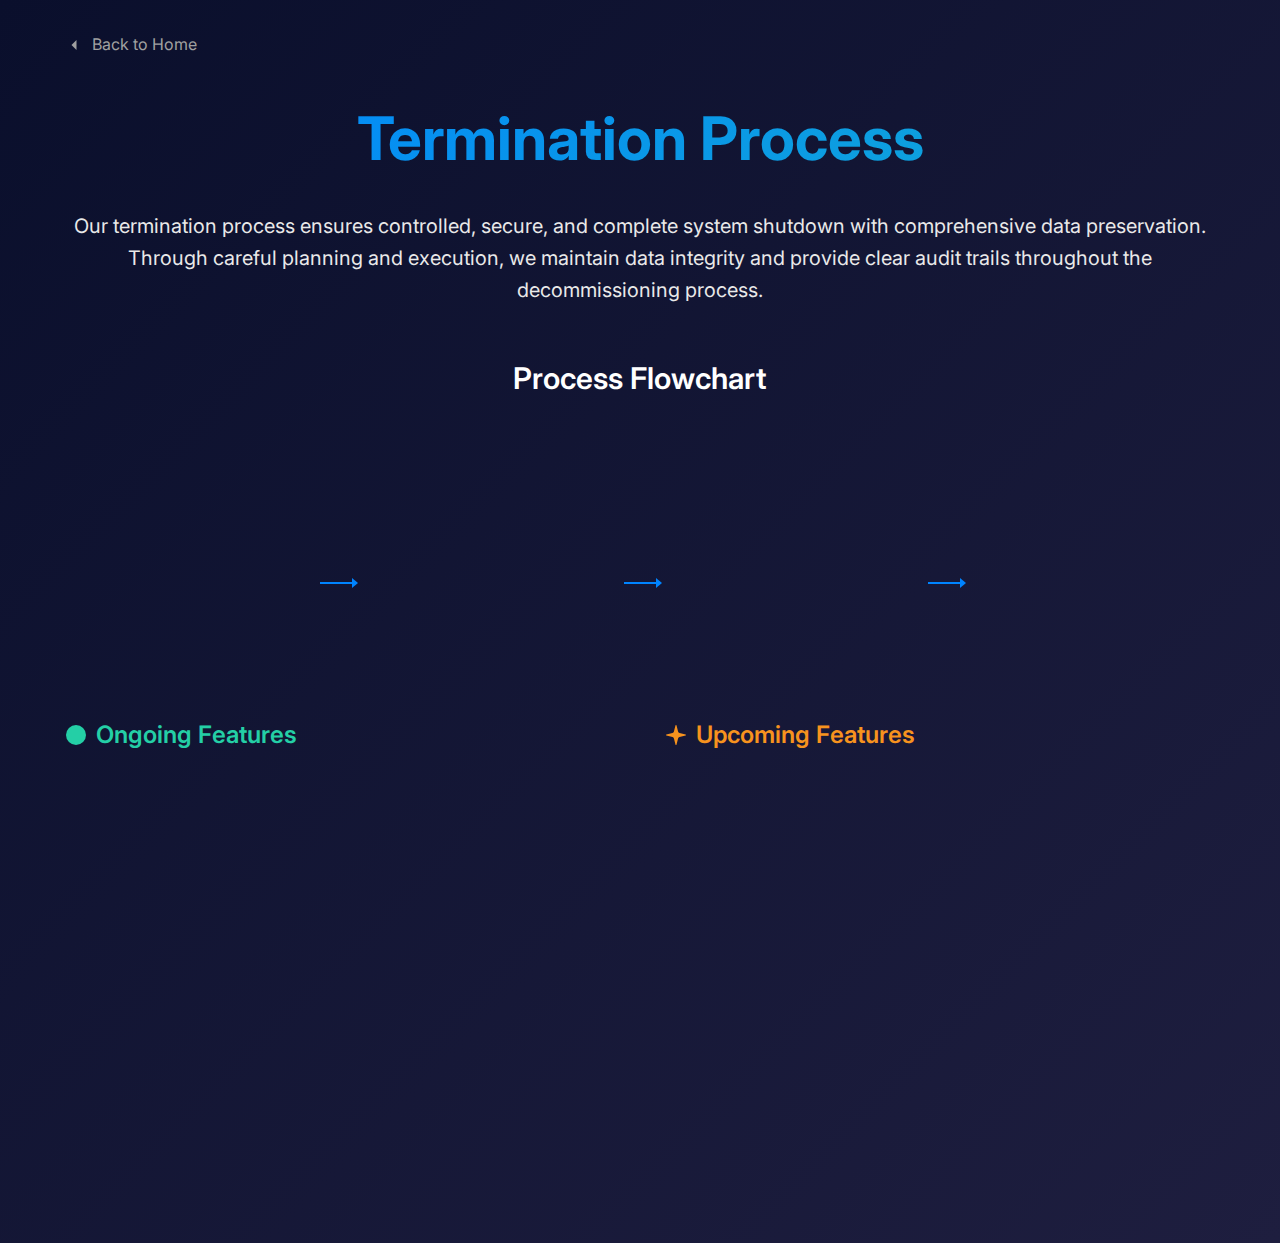
<file: termination.html>
<!DOCTYPE html>
<html lang="en">

<head>
    <meta charset="UTF-8">
    <meta name="viewport" content="width=device-width, initial-scale=1.0">
    <title>Termination Process - ADT Management System</title>
    <meta name="description"
        content="Learn about our controlled termination process with graceful shutdown, comprehensive data preservation, and complete audit trails.">

    <!-- Open Graph tags -->
    <meta property="og:title" content="Termination Process - ADT Management System">
    <meta property="og:description"
        content="Controlled system shutdown with comprehensive data preservation and audit trails">
    <meta property="og:type" content="website">

    <!-- Stylesheets -->
    <link rel="stylesheet" href="../styles/style.css">
    <link rel="preconnect" href="https://fonts.googleapis.com">
    <link rel="preconnect" href="https://fonts.gstatic.com" crossorigin>
    <link href="https://fonts.googleapis.com/css2?family=Inter:wght@400;500;600;700&display=swap" rel="stylesheet">
</head>

<body>
    <div class="min-h-screen">
        <!-- Header -->
        <div class="container py-8">
            <a href="index.html" class="back-link">
                <!-- ChevronLeft Icon -->
                <svg class="icon" width="20" height="20" fill="currentColor" viewBox="0 0 24 24">
                    <path d="M15 18l-6-6 6-6" />
                </svg>
                Back to Home
            </a>

            <div class="text-center animate-fade-in mb-12">
                <h1 class="text-4xl text-6xl font-bold mb-6 gradient-text">
                    Termination Process
                </h1>
                <p class="text-lg text-xl text-secondary max-w-3xl mx-auto">
                    Our termination process ensures controlled, secure, and complete system shutdown with comprehensive
                    data preservation. Through careful planning and execution, we maintain data integrity and provide
                    clear audit trails throughout the decommissioning process.
                </p>
            </div>

            <!-- Flowchart Section -->
            <div class="mb-16">
                <h2 class="text-3xl font-semibold text-center mb-12 animate-slide-up">
                    Process Flowchart
                </h2>

                <div class="max-w-6xl mx-auto">
                    <!-- Desktop Horizontal Flowchart -->
                    <div class="flowchart">
                        <div class="flowchart-step">
                            <div class="step-number">1</div>
                            <h3 class="text-lg font-semibold mb-2">Notification</h3>
                            <p class="text-sm text-muted">
                                Stakeholder notification, service announcement, and graceful warning period
                            </p>
                        </div>

                        <div class="flowchart-arrow"></div>

                        <div class="flowchart-step">
                            <div class="step-number">2</div>
                            <h3 class="text-lg font-semibold mb-2">Backup</h3>
                            <p class="text-sm text-muted">
                                Complete data backup, export generation, and archival preparation
                            </p>
                        </div>

                        <div class="flowchart-arrow"></div>

                        <div class="flowchart-step">
                            <div class="step-number">3</div>
                            <h3 class="text-lg font-semibold mb-2">Shutdown</h3>
                            <p class="text-sm text-muted">
                                Graceful service shutdown with connection draining and resource cleanup
                            </p>
                        </div>

                        <div class="flowchart-arrow"></div>

                        <div class="flowchart-step">
                            <div class="step-number">4</div>
                            <h3 class="text-lg font-semibold mb-2">Cleanup</h3>
                            <p class="text-sm text-muted">
                                Resource deallocation, security cleanup, and audit trail completion
                            </p>
                        </div>
                    </div>

                    <!-- Mobile Vertical Flowchart -->
                    <div class="flowchart-mobile">
                        <div class="flowchart-step">
                            <div class="step-number">1</div>
                            <div class="step-content">
                                <h3 class="text-lg font-semibold mb-2">Notification</h3>
                                <p class="text-sm text-muted">
                                    Stakeholder notification, service announcement, and graceful warning period
                                </p>
                            </div>
                        </div>

                        <div class="vertical-arrow"></div>

                        <div class="flowchart-step">
                            <div class="step-number">2</div>
                            <div class="step-content">
                                <h3 class="text-lg font-semibold mb-2">Backup</h3>
                                <p class="text-sm text-muted">
                                    Complete data backup, export generation, and archival preparation
                                </p>
                            </div>
                        </div>

                        <div class="vertical-arrow"></div>

                        <div class="flowchart-step">
                            <div class="step-number">3</div>
                            <div class="step-content">
                                <h3 class="text-lg font-semibold mb-2">Shutdown</h3>
                                <p class="text-sm text-muted">
                                    Graceful service shutdown with connection draining and resource cleanup
                                </p>
                            </div>
                        </div>

                        <div class="vertical-arrow"></div>

                        <div class="flowchart-step">
                            <div class="step-number">4</div>
                            <div class="step-content">
                                <h3 class="text-lg font-semibold mb-2">Cleanup</h3>
                                <p class="text-sm text-muted">
                                    Resource deallocation, security cleanup, and audit trail completion
                                </p>
                            </div>
                        </div>
                    </div>
                </div>
            </div>

            <!-- Features Sections -->
            <div class="features-grid">
                <!-- Ongoing Features -->
                <div class="feature-section animate-fade-in">
                    <h2 class="text-2xl font-semibold text-storm-green">
                        <!-- Clock Icon -->
                        <svg class="icon" width="24" height="24" fill="currentColor" viewBox="0 0 24 24">
                            <circle cx="12" cy="12" r="10" />
                            <polyline points="12,6 12,12 16,14" />
                        </svg>
                        Ongoing Features
                    </h2>

                    <div class="feature-item ongoing">
                        <div class="icon">
                            <!-- Star Icon -->
                            <svg width="20" height="20" fill="currentColor" viewBox="0 0 24 24">
                                <polygon
                                    points="12,2 15.09,8.26 22,9.27 17,14.14 18.18,21.02 12,17.77 5.82,21.02 7,14.14 2,9.27 8.91,8.26" />
                            </svg>
                        </div>
                        <div class="feature-content">
                            <h3>Graceful Shutdown</h3>
                            <p class="text-sm text-muted">
                                Orderly service termination with user notification and data preservation
                            </p>
                        </div>
                    </div>

                    <div class="feature-item ongoing">
                        <div class="icon">
                            <svg width="20" height="20" fill="currentColor" viewBox="0 0 24 24">
                                <polygon
                                    points="12,2 15.09,8.26 22,9.27 17,14.14 18.18,21.02 12,17.77 5.82,21.02 7,14.14 2,9.27 8.91,8.26" />
                            </svg>
                        </div>
                        <div class="feature-content">
                            <h3>Data Export</h3>
                            <p class="text-sm text-muted">
                                Comprehensive data export in multiple formats for user accessibility
                            </p>
                        </div>
                    </div>

                    <div class="feature-item ongoing">
                        <div class="icon">
                            <svg width="20" height="20" fill="currentColor" viewBox="0 0 24 24">
                                <polygon
                                    points="12,2 15.09,8.26 22,9.27 17,14.14 18.18,21.02 12,17.77 5.82,21.02 7,14.14 2,9.27 8.91,8.26" />
                            </svg>
                        </div>
                        <div class="feature-content">
                            <h3>Audit Logging</h3>
                            <p class="text-sm text-muted">
                                Complete audit trail of all termination activities and decisions
                            </p>
                        </div>
                    </div>

                    <div class="feature-item ongoing">
                        <div class="icon">
                            <svg width="20" height="20" fill="currentColor" viewBox="0 0 24 24">
                                <polygon
                                    points="12,2 15.09,8.26 22,9.27 17,14.14 18.18,21.02 12,17.77 5.82,21.02 7,14.14 2,9.27 8.91,8.26" />
                            </svg>
                        </div>
                        <div class="feature-content">
                            <h3>Resource Recovery</h3>
                            <p class="text-sm text-muted">
                                Efficient resource cleanup and cost optimization during termination
                            </p>
                        </div>
                    </div>
                </div>

                <!-- Upcoming Features -->
                <div class="feature-section animate-fade-in">
                    <h2 class="text-2xl font-semibold text-storm-orange">
                        <!-- Sparkles Icon -->
                        <svg class="icon" width="24" height="24" fill="currentColor" viewBox="0 0 24 24">
                            <path
                                d="M9.937 15.5A2 2 0 0 0 8.5 14.063l-6.135-1.582a.5.5 0 0 1 0-.962L8.5 9.936A2 2 0 0 0 9.937 8.5l1.582-6.135a.5.5 0 0 1 .962 0L14.063 8.5A2 2 0 0 0 15.5 9.937l6.135 1.582a.5.5 0 0 1 0 .962L15.5 14.063a2 2 0 0 0-1.437 1.437l-1.582 6.135a.5.5 0 0 1-.962 0L9.937 15.5z" />
                        </svg>
                        Upcoming Features
                    </h2>

                    <div class="feature-item upcoming">
                        <div class="icon">
                            <!-- Sparkles Icon -->
                            <svg width="20" height="20" fill="currentColor" viewBox="0 0 24 24">
                                <path
                                    d="M9.937 15.5A2 2 0 0 0 8.5 14.063l-6.135-1.582a.5.5 0 0 1 0-.962L8.5 9.936A2 2 0 0 0 9.937 8.5l1.582-6.135a.5.5 0 0 1 .962 0L14.063 8.5A2 2 0 0 0 15.5 9.937l6.135 1.582a.5.5 0 0 1 0 .962L15.5 14.063a2 2 0 0 0-1.437 1.437l-1.582 6.135a.5.5 0 0 1-.962 0L9.937 15.5z" />
                            </svg>
                        </div>
                        <div class="feature-content">
                            <h3>Automated Archival</h3>
                            <p class="text-sm text-muted">
                                Intelligent data archival with compression and long-term storage
                            </p>
                        </div>
                    </div>

                    <div class="feature-item upcoming">
                        <div class="icon">
                            <svg width="20" height="20" fill="currentColor" viewBox="0 0 24 24">
                                <path
                                    d="M9.937 15.5A2 2 0 0 0 8.5 14.063l-6.135-1.582a.5.5 0 0 1 0-.962L8.5 9.936A2 2 0 0 0 9.937 8.5l1.582-6.135a.5.5 0 0 1 .962 0L14.063 8.5A2 2 0 0 0 15.5 9.937l6.135 1.582a.5.5 0 0 1 0 .962L15.5 14.063a2 2 0 0 0-1.437 1.437l-1.582 6.135a.5.5 0 0 1-.962 0L9.937 15.5z" />
                            </svg>
                        </div>
                        <div class="feature-content">
                            <h3>Impact Analysis</h3>
                            <p class="text-sm text-muted">
                                AI-powered analysis of termination impact on dependent systems
                            </p>
                        </div>
                    </div>

                    <div class="feature-item upcoming">
                        <div class="icon">
                            <svg width="20" height="20" fill="currentColor" viewBox="0 0 24 24">
                                <path
                                    d="M9.937 15.5A2 2 0 0 0 8.5 14.063l-6.135-1.582a.5.5 0 0 1 0-.962L8.5 9.936A2 2 0 0 0 9.937 8.5l1.582-6.135a.5.5 0 0 1 .962 0L14.063 8.5A2 2 0 0 0 15.5 9.937l6.135 1.582a.5.5 0 0 1 0 .962L15.5 14.063a2 2 0 0 0-1.437 1.437l-1.582 6.135a.5.5 0 0 1-.962 0L9.937 15.5z" />
                            </svg>
                        </div>
                        <div class="feature-content">
                            <h3>Recovery Planning</h3>
                            <p class="text-sm text-muted">
                                Automated recovery plan generation for potential service restoration
                            </p>
                        </div>
                    </div>
                </div>
            </div>
        </div>
    </div>
</body>

</html>
</file>
<file: styles/style.css>
/* ADT Management System - Pure CSS Styles */
:root {
  /* StormFiber Color Palette */
  --background: #0a0f2c;
  --background-secondary: #1e1e3f;
  --card-bg: #1a1a2e;
  --text-primary: #ffffff;
  --text-secondary: #e9e9e9;
  --text-muted: #a0a0a0;
  --electric-blue: #0084FF;
  --storm-orange: #f7931e;
  --storm-green: #24cfa6;
  --border-color: #2a2a4a;
  --border-glow: rgba(0, 132, 255, 0.3);
  
  /* Spacing */
  --spacing-xs: 0.25rem;
  --spacing-sm: 0.5rem;
  --spacing-md: 1rem;
  --spacing-lg: 1.5rem;
  --spacing-xl: 2rem;
  --spacing-2xl: 3rem;
  
  /* Typography */
  --font-family: 'Inter', -apple-system, BlinkMacSystemFont, 'Segoe UI', Roboto, sans-serif;
  --font-size-sm: 0.875rem;
  --font-size-base: 1rem;
  --font-size-lg: 1.125rem;
  --font-size-xl: 1.25rem;
  --font-size-2xl: 1.5rem;
  --font-size-3xl: 1.875rem;
  --font-size-4xl: 2.25rem;
  --font-size-5xl: 3rem;
  --font-size-6xl: 3.75rem;
  
  /* Border radius */
  --radius-sm: 0.25rem;
  --radius-md: 0.5rem;
  --radius-lg: 0.75rem;
  --radius-xl: 1rem;
}

/* Reset and Base Styles */
* {
  margin: 0;
  padding: 0;
  box-sizing: border-box;
}

body {
  font-family: var(--font-family);
  background: linear-gradient(135deg, var(--background) 0%, var(--background-secondary) 100%);
  color: var(--text-primary);
  line-height: 1.6;
  min-height: 100vh;
}

a {
  color: inherit;
  text-decoration: none;
  transition: color 0.3s ease;
}

a:hover {
  color: var(--electric-blue);
}

/* Layout Utilities */
.container {
  max-width: 1200px;
  margin: 0 auto;
  padding: 0 var(--spacing-lg);
}

.grid {
  display: grid;
}

.grid-cols-1 { grid-template-columns: repeat(1, 1fr); }
.grid-cols-2 { grid-template-columns: repeat(2, 1fr); }
.grid-cols-3 { grid-template-columns: repeat(3, 1fr); }
.grid-cols-4 { grid-template-columns: repeat(2, 1fr); }

.flex {
  display: flex;
}

.flex-col {
  flex-direction: column;
}

.items-center { align-items: center; }
.items-start { align-items: flex-start; }
.justify-center { justify-content: center; }
.justify-between { justify-content: space-between; }
.text-center { text-align: center; }

.gap-4 { gap: var(--spacing-md); }
.gap-6 { gap: var(--spacing-lg); }
.gap-8 { gap: var(--spacing-xl); }

/* Typography */
.text-sm { font-size: var(--font-size-sm); }
.text-base { font-size: var(--font-size-base); }
.text-lg { font-size: var(--font-size-lg); }
.text-xl { font-size: var(--font-size-xl); }
.text-2xl { font-size: var(--font-size-2xl); }
.text-3xl { font-size: var(--font-size-3xl); }
.text-4xl { font-size: var(--font-size-4xl); }
.text-5xl { font-size: var(--font-size-5xl); }
.text-6xl { font-size: var(--font-size-6xl); }

.font-semibold { font-weight: 600; }
.font-bold { font-weight: 700; }

.text-muted { color: var(--text-muted); }
.text-secondary { color: var(--text-secondary); }
.text-electric-blue { color: var(--electric-blue); }
.text-storm-orange { color: var(--storm-orange); }
.text-storm-green { color: var(--storm-green); }

/* Gradient Text */
.gradient-text {
  background: linear-gradient(135deg, var(--electric-blue) 0%, var(--storm-green) 100%);
  background-clip: text;
  -webkit-background-clip: text;
  -webkit-text-fill-color: transparent;
  background-size: 200% 200%;
  animation: gradient-shift 3s ease infinite;
}

@keyframes gradient-shift {
  0%, 100% { background-position: 0% 50%; }
  50% { background-position: 100% 50%; }
}

/* Spacing */
.p-4 { padding: var(--spacing-md); }
.p-6 { padding: var(--spacing-lg); }
.p-8 { padding: var(--spacing-xl); }
.py-8 { padding-top: var(--spacing-xl); padding-bottom: var(--spacing-xl); }
.py-12 { padding-top: var(--spacing-2xl); padding-bottom: var(--spacing-2xl); }
.px-6 { padding-left: var(--spacing-lg); padding-right: var(--spacing-lg); }

.m-4 { margin: var(--spacing-md); }
.mb-4 { margin-bottom: var(--spacing-md); }
.mb-6 { margin-bottom: var(--spacing-lg); }
.mb-8 { margin-bottom: var(--spacing-xl); }
.mb-12 { margin-bottom: var(--spacing-2xl); }
.mt-20 { margin-top: 5rem; }
.mr-2 { margin-right: var(--spacing-sm); }
.mr-3 { margin-right: 0.75rem; }

/* Cards */
.card {
  background: var(--card-bg);
  border: 1px solid var(--border-color);
  border-radius: var(--radius-lg);
  padding: var(--spacing-lg);
  transition: all 0.3s ease;
  position: relative;
  overflow: hidden;
}

.card::before {
  content: '';
  position: absolute;
  top: 0;
  left: 0;
  right: 0;
  bottom: 0;
  border-radius: var(--radius-lg);
  padding: 1px;
  background: linear-gradient(135deg, transparent, var(--border-glow), transparent);
  mask: linear-gradient(#fff 0 0) content-box, linear-gradient(#fff 0 0);
  mask-composite: xor;
  -webkit-mask-composite: xor;
  opacity: 0;
  transition: opacity 0.3s ease;
}

.card:hover::before {
  opacity: 1;
}

.card:hover {
  transform: scale(1.05);
  box-shadow: 
    0 0 20px rgba(0, 132, 255, 0.3),
    0 0 40px rgba(0, 132, 255, 0.1),
    0 10px 25px rgba(0, 0, 0, 0.2);
}

/* Process Cards */
.process-card {
  cursor: pointer;
  height: 100%;
  display: flex;
  flex-direction: column;
  align-items: center;
  text-align: center;
  gap: var(--spacing-md);
  padding: var(--spacing-xl);
}

.process-card .icon {
  width: 2rem;
  height: 2rem;
  color: var(--electric-blue);
  transition: color 0.3s ease;
  margin-bottom: var(--spacing-sm);
}

.process-card:hover .icon {
  color: var(--storm-green);
}

.process-card h3 {
  font-size: var(--font-size-xl);
  font-weight: 600;
  color: var(--text-primary);
  transition: color 0.3s ease;
  margin-bottom: var(--spacing-sm);
}

.process-card:hover h3 {
  color: var(--electric-blue);
}

/* Buttons */
.btn {
  display: inline-flex;
  align-items: center;
  justify-content: center;
  padding: 0.75rem 1.5rem;
  border-radius: var(--radius-md);
  font-weight: 500;
  text-decoration: none;
  transition: all 0.3s ease;
  border: none;
  cursor: pointer;
  font-family: inherit;
}

.btn-primary {
  background: var(--electric-blue);
  color: var(--text-primary);
}

.btn-primary:hover {
  background: #0066cc;
  transform: translateY(-2px);
  box-shadow: 0 5px 15px rgba(0, 132, 255, 0.4);
}

.btn-outline {
  background: transparent;
  color: var(--electric-blue);
  border: 1px solid var(--electric-blue);
}

.btn-outline:hover {
  background: var(--electric-blue);
  color: var(--text-primary);
}

/* Flowchart Styles */
.flowchart {
  display: flex;
  align-items: center;
  gap: var(--spacing-md);
  max-width: 100%;
  overflow-x: auto;
  padding: var(--spacing-lg) 0;
}

.flowchart-step {
  flex: 1;
  min-width: 200px;
  background: var(--card-bg);
  border: 1px solid var(--border-color);
  border-radius: var(--radius-lg);
  padding: var(--spacing-lg);
  text-align: center;
  position: relative;
  transition: all 0.3s ease;
  opacity: 0;
  transform: translateY(20px);
}

.flowchart-step:hover {
  box-shadow: 
    0 0 20px rgba(0, 132, 255, 0.3),
    0 0 40px rgba(0, 132, 255, 0.1);
  transform: translateY(0);
}

.flowchart-step .step-number {
  width: 3rem;
  height: 3rem;
  background: var(--electric-blue);
  border-radius: 50%;
  display: flex;
  align-items: center;
  justify-content: center;
  margin: 0 auto var(--spacing-md);
  font-weight: 700;
  color: var(--text-primary);
}

.flowchart-step h3 {
  color: var(--electric-blue);
  margin-bottom: var(--spacing-sm);
}

.flowchart-arrow {
  width: 2rem;
  height: 2px;
  background: var(--electric-blue);
  position: relative;
  flex-shrink: 0;
}

.flowchart-arrow::after {
  content: '';
  position: absolute;
  right: -6px;
  top: -4px;
  width: 0;
  height: 0;
  border-left: 6px solid var(--electric-blue);
  border-top: 5px solid transparent;
  border-bottom: 5px solid transparent;
}

/* Mobile Flowchart */
.flowchart-mobile {
  display: none;
}

.flowchart-mobile .flowchart-step {
  margin-bottom: var(--spacing-lg);
  display: flex;
  align-items: flex-start;
  text-align: left;
  gap: var(--spacing-md);
}

.flowchart-mobile .flowchart-step .step-number {
  margin: 0;
  flex-shrink: 0;
}

.flowchart-mobile .flowchart-step .step-content {
  flex: 1;
}

.flowchart-mobile .vertical-arrow {
  width: 2px;
  height: 2rem;
  background: var(--electric-blue);
  position: relative;
  margin: 0 auto var(--spacing-md);
}

.flowchart-mobile .vertical-arrow::after {
  content: '';
  position: absolute;
  bottom: -6px;
  left: -4px;
  width: 0;
  height: 0;
  border-top: 6px solid var(--electric-blue);
  border-left: 5px solid transparent;
  border-right: 5px solid transparent;
}

/* Features */
.features-grid {
  display: grid;
  grid-template-columns: 1fr 1fr;
  gap: var(--spacing-2xl);
}

.feature-section h2 {
  display: flex;
  align-items: center;
  gap: var(--spacing-sm);
  margin-bottom: var(--spacing-xl);
}

.feature-section .icon {
  width: 1.5rem;
  height: 1.5rem;
}

.feature-item {
  background: var(--card-bg);
  border: 1px solid var(--border-color);
  border-radius: var(--radius-lg);
  padding: var(--spacing-md);
  margin-bottom: var(--spacing-md);
  display: flex;
  align-items: flex-start;
  gap: var(--spacing-sm);
  opacity: 0;
  transform: translateY(20px);
}

.feature-item .icon {
  width: 1.25rem;
  height: 1.25rem;
  flex-shrink: 0;
  margin-top: 2px;
}

.feature-item.ongoing .icon {
  color: var(--storm-green);
}

.feature-item.upcoming .icon {
  color: var(--storm-orange);
}

.feature-item.upcoming {
  animation: glow-pulse 2s ease-in-out infinite;
  box-shadow: 0 0 10px rgba(247, 147, 30, 0.2);
}

.feature-content h3 {
  font-weight: 600;
  margin-bottom: var(--spacing-xs);
}

/* Footer */
.footer {
  background: var(--card-bg);
  border-top: 1px solid var(--border-color);
  margin-top: 5rem;
  padding: var(--spacing-xl) 0;
}

.footer-grid {
  display: grid;
  grid-template-columns: repeat(3, 1fr);
  gap: var(--spacing-xl);
  margin-bottom: var(--spacing-xl);
}

.footer-section h3 {
  margin-bottom: var(--spacing-md);
}

.footer-section a {
  display: block;
  margin-bottom: var(--spacing-xs);
}

.footer-bottom {
  border-top: 1px solid var(--border-color);
  padding-top: var(--spacing-lg);
  text-align: center;
  color: var(--text-muted);
}

.social-links {
  display: flex;
  gap: var(--spacing-md);
}

/* Back Link */
.back-link {
  display: inline-flex;
  align-items: center;
  color: var(--text-muted);
  transition: color 0.3s ease;
  margin-bottom: var(--spacing-xl);
}

.back-link:hover {
  color: var(--electric-blue);
}

.back-link .icon {
  width: 1.25rem;
  height: 1.25rem;
  margin-right: var(--spacing-sm);
}

/* 404 Page */
.not-found {
  min-height: 100vh;
  display: flex;
  align-items: center;
  justify-content: center;
}

.not-found .content {
  text-align: center;
}

.not-found h1 {
  font-size: 6rem;
  font-weight: 700;
  color: var(--electric-blue);
  margin-bottom: var(--spacing-md);
}

.not-found .buttons {
  display: flex;
  flex-direction: column;
  gap: var(--spacing-md);
  justify-content: center;
}

/* Animations */
@keyframes fade-in {
  from {
    opacity: 0;
    transform: translateY(20px);
  }
  to {
    opacity: 1;
    transform: translateY(0);
  }
}

@keyframes slide-up {
  from {
    opacity: 0;
    transform: translateY(40px);
  }
  to {
    opacity: 1;
    transform: translateY(0);
  }
}

@keyframes glow-pulse {
  0%, 100% {
    box-shadow: 0 0 5px rgba(247, 147, 30, 0.3), 0 0 10px rgba(247, 147, 30, 0.3);
  }
  50% {
    box-shadow: 0 0 10px rgba(247, 147, 30, 0.5), 0 0 20px rgba(247, 147, 30, 0.3);
  }
}

@keyframes sequential-fade {
  from {
    opacity: 0;
    transform: translateY(20px);
  }
  to {
    opacity: 1;
    transform: translateY(0);
  }
}

/* Animation Classes */
.animate-fade-in {
  animation: fade-in 0.6s ease-out;
}

.animate-slide-up {
  animation: slide-up 0.6s ease-out;
}

.animate-glow-pulse {
  animation: glow-pulse 2s ease-in-out infinite;
}

/* Sequential animations */
.animate-sequential:nth-child(1) {
  animation: sequential-fade 0.6s ease-out 0.2s both;
}

.animate-sequential:nth-child(2) {
  animation: sequential-fade 0.6s ease-out 0.4s both;
}

.animate-sequential:nth-child(3) {
  animation: sequential-fade 0.6s ease-out 0.6s both;
}

.animate-sequential:nth-child(4) {
  animation: sequential-fade 0.6s ease-out 0.8s both;
}

/* Flowchart step animations */
.flowchart-step:nth-child(1) {
  animation: sequential-fade 0.6s ease-out 0.2s both;
}

.flowchart-step:nth-child(3) {
  animation: sequential-fade 0.6s ease-out 0.4s both;
}

.flowchart-step:nth-child(5) {
  animation: sequential-fade 0.6s ease-out 0.6s both;
}

.flowchart-step:nth-child(7) {
  animation: sequential-fade 0.6s ease-out 0.8s both;
}

/* Feature item animations */
.feature-item:nth-child(1) {
  animation: sequential-fade 0.6s ease-out 1s both;
}

.feature-item:nth-child(2) {
  animation: sequential-fade 0.6s ease-out 1.1s both;
}

.feature-item:nth-child(3) {
  animation: sequential-fade 0.6s ease-out 1.2s both;
}

.feature-item:nth-child(4) {
  animation: sequential-fade 0.6s ease-out 1.3s both;
}

.feature-item:nth-child(5) {
  animation: sequential-fade 0.6s ease-out 1.4s both;
}

/* Responsive Design */
@media (max-width: 1024px) {
  .grid-cols-4 {
    grid-template-columns: repeat(2, 1fr);
  }
  
  .features-grid {
    grid-template-columns: 1fr;
    gap: var(--spacing-xl);
  }
}

@media (max-width: 768px) {
  .container {
    padding: 0 var(--spacing-md);
  }
  
  .grid-cols-2,
  .grid-cols-4 {
    grid-template-columns: 1fr;
  }
  
  .footer-grid {
    grid-template-columns: 1fr;
    gap: var(--spacing-lg);
  }
  
  .text-5xl { font-size: var(--font-size-4xl); }
  .text-6xl { font-size: var(--font-size-5xl); }
  
  .flowchart {
    display: none;
  }
  
  .flowchart-mobile {
    display: block;
  }
  
  .not-found h1 {
    font-size: 4rem;
  }
  
  .not-found .buttons {
    flex-direction: row;
    flex-wrap: wrap;
  }
}

/* Accessibility */
@media (prefers-reduced-motion: reduce) {
  *,
  *::before,
  *::after {
    animation-duration: 0.01ms !important;
    animation-iteration-count: 1 !important;
    transition-duration: 0.01ms !important;
  }
  
  .animate-fade-in,
  .animate-slide-up,
  .animate-glow-pulse,
  .animate-sequential {
    animation: none !important;
    opacity: 1 !important;
    transform: none !important;
  }
}

/* Focus styles for accessibility */
a:focus,
button:focus {
  outline: 2px solid var(--electric-blue);
  outline-offset: 2px;
}

/* Print styles */
@media print {
  body {
    background: white !important;
    color: black !important;
  }
  
  .card {
    background: white !important;
    border: 1px solid #ccc !important;
  }
}
</file>
